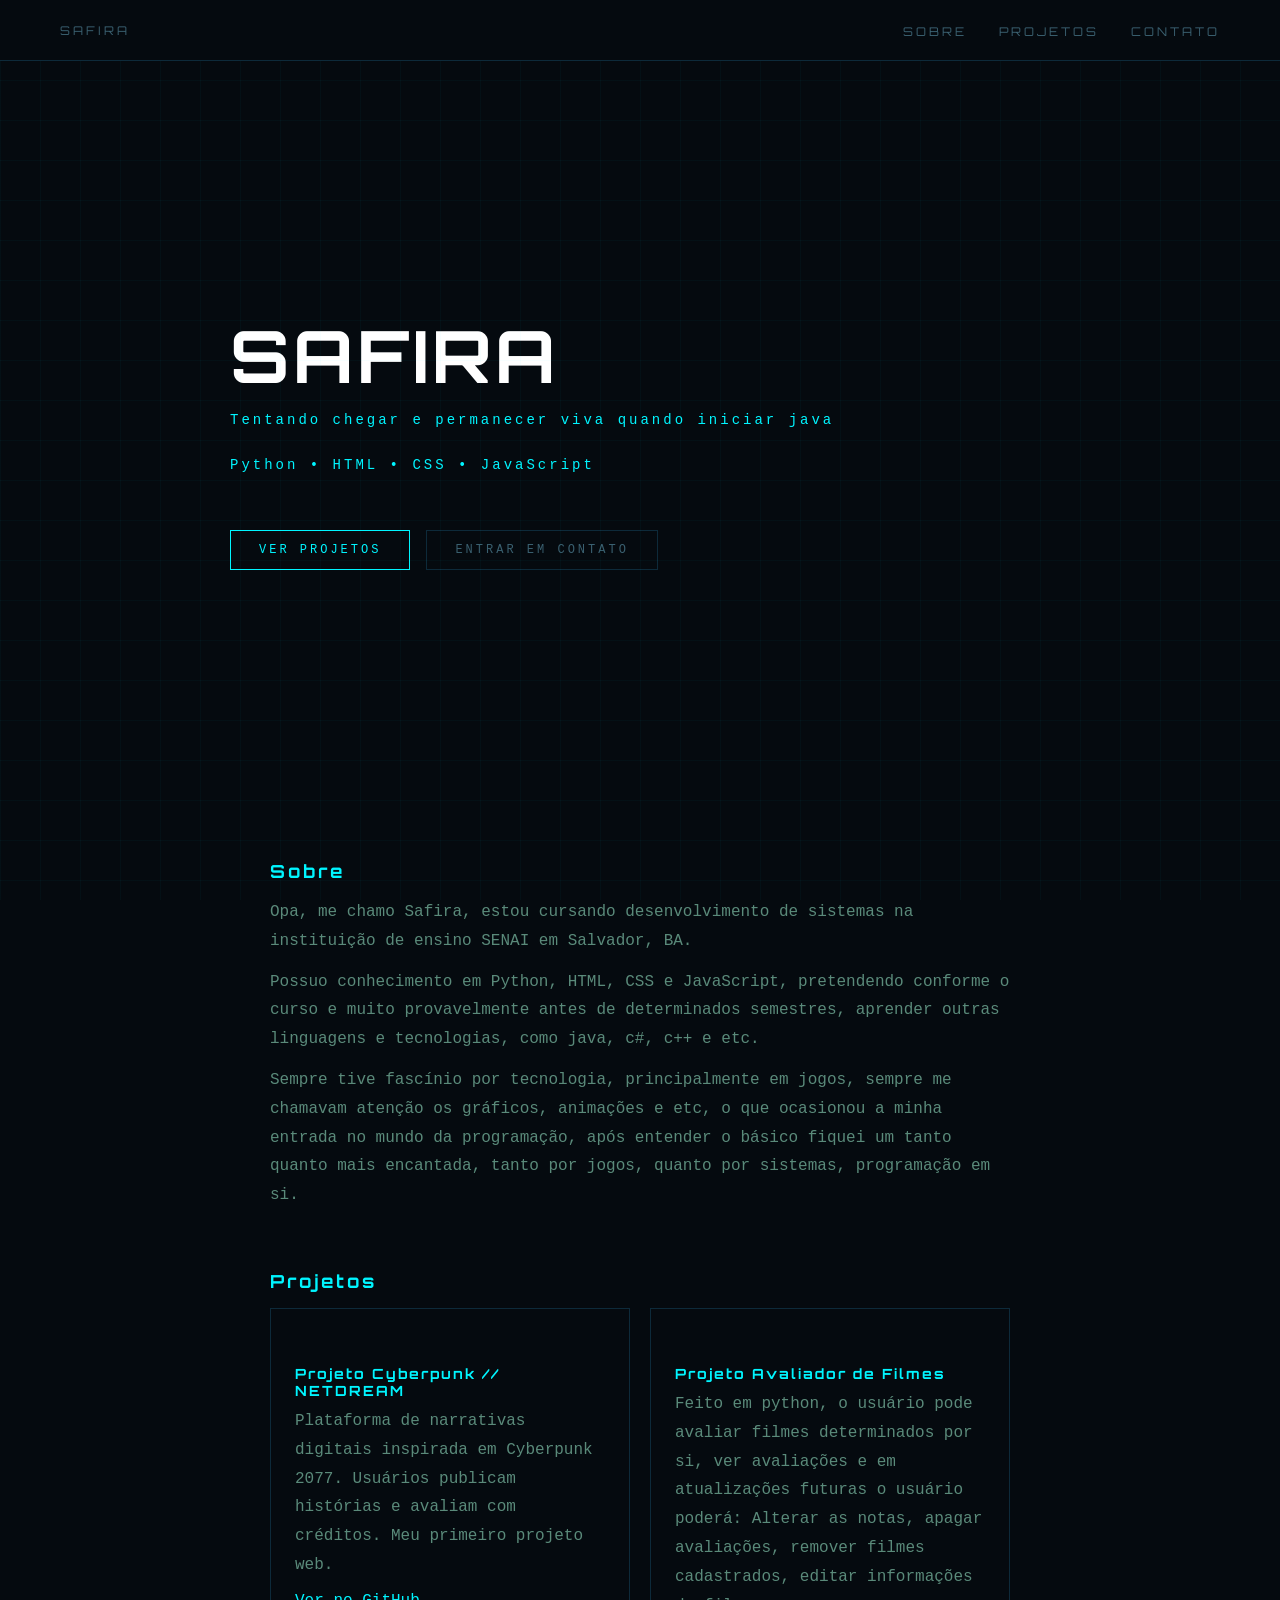
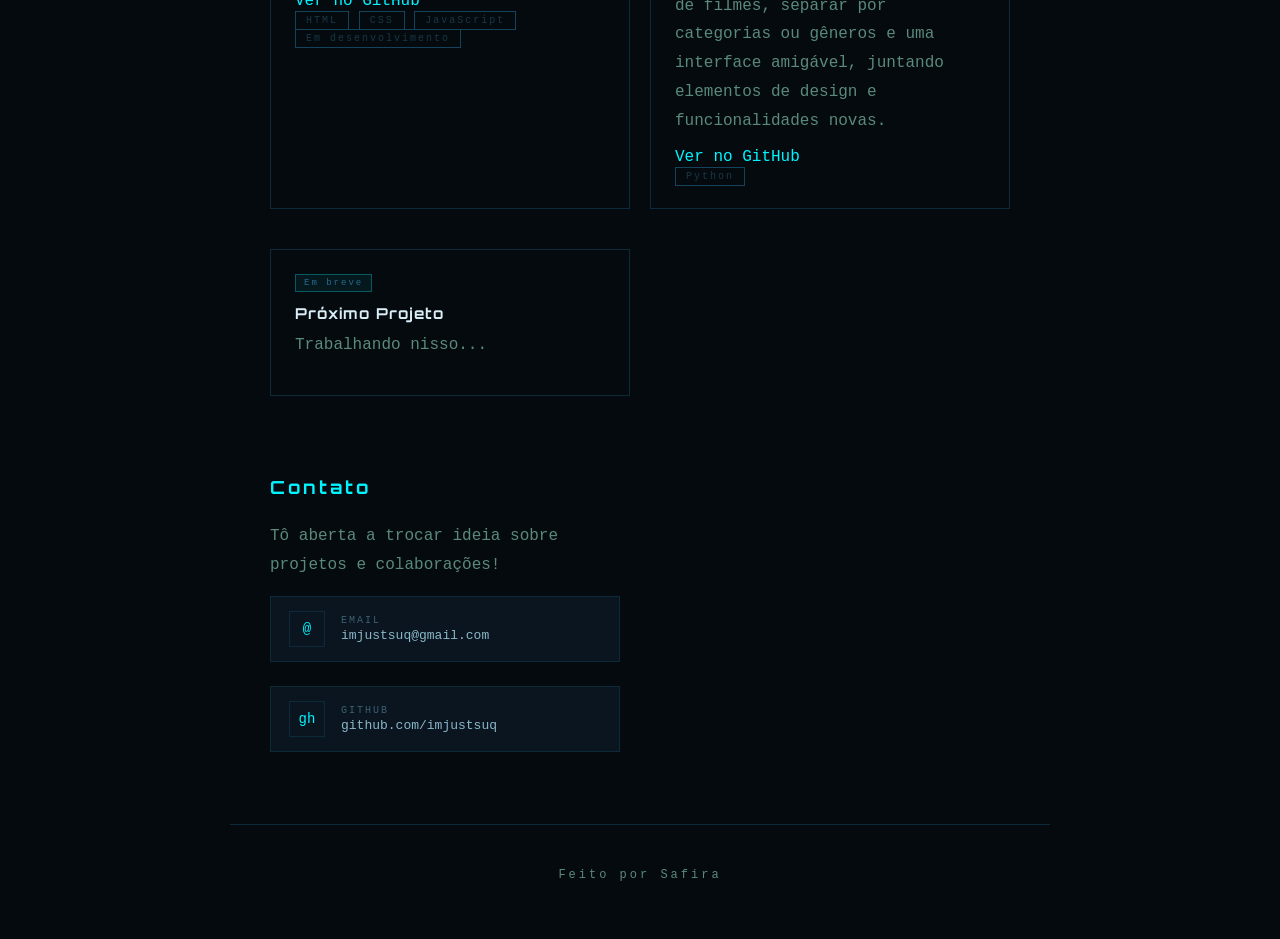
<file: index.html>
<!DOCTYPE html>
<html lang="pt-BR">

<head>
    <meta charset="UTF-8">
    <meta name="viewport" content="width=device-width, initial-scale=1.0">
    <title>Meu Portfolio</title>
    <link rel="preconnect" href="https://fonts.googleapis.com">
    <link href="https://fonts.googleapis.com/css2?family=Orbitron:wght@400;700;900&family=Share+Tech+Mono&display=swap"
        rel="stylesheet">
    <link rel="stylesheet" href="portifolio.css">
</head>

<body>

    <nav>
        <a href='#'>Safira</a>

        
        <button class="hamburguer" id="hamburguer">☰</button>
            <ul id="menu">
                <li><a href="#sobre">Sobre</a></li>
                <li><a href="#projetos">Projetos</a></li>
                <li><a href="#contato">Contato</a></li>
            </ul>
    </nav>

    <div class="container">

        <header>
            <h1>Safira</h1>


            <p>Tentando chegar e permanecer viva quando iniciar java</p>
            <p>Python • HTML • CSS • JavaScript</p>

            <div class="header-btns">
                <a href="#projetos" class="btn-principal">Ver projetos</a>
                <a href="#contato" class="btn-secundario">Entrar em contato</a>
            </div>

        </header>

        <main>
            <section id="sobre">
                <h2>Sobre</h2>

                <p>Opa, me chamo Safira, estou cursando desenvolvimento de sistemas na instituição de ensino SENAI em
                    Salvador, BA.</p>

                <p>Possuo conhecimento em Python, HTML, CSS e JavaScript, pretendendo conforme o curso e muito
                    provavelmente antes de determinados semestres, aprender outras linguagens e tecnologias, como java,
                    c#, c++ e etc.</p>

                <p>Sempre tive fascínio por tecnologia, principalmente em jogos, sempre me chamavam atenção os gráficos,
                    animações e etc, o que ocasionou a minha entrada no mundo da programação, após entender o básico
                    fiquei um tanto quanto mais encantada, tanto por jogos, quanto por sistemas, programação em si.</p>
            </section>

            <section id="projetos">

                <h2>Projetos</h2>
                <div class="projetos-grid">
                    <div class="projeto">
                        <h3>Projeto Cyberpunk // NETDREAM</h3>
                        <p>
                            Plataforma de narrativas digitais inspirada em
                            Cyberpunk 2077. Usuários publicam histórias e
                            avaliam com créditos. Meu primeiro projeto web.
                        </p>

                        <a href="https://github.com/imjustsuq" target="_blank">
                            
                            Ver no GitHub
                            
                        </a>
                        <div class="project-tags">
                            <span class="tag">HTML</span>
                            <span class="tag">CSS</span>
                            <span class="tag">JavaScript</span>
                            <span class="tag">Em desenvolvimento</span>
                        </div>

                    </div>

                    <div class="projeto">
                        <h3>Projeto Avaliador de Filmes</h3>
                        <p>Feito em python, o usuário pode avaliar filmes   determinados por si, ver avaliações e em
                            atualizações futuras o usuário poderá: Alterar as notas, apagar avaliações, remover filmes
                            cadastrados, editar informações de filmes, separar por categorias ou gêneros e uma interface
                            amigável, juntando elementos de design e funcionalidades novas.</p>
                        <a href="https://github.com/imjustsuq/projeto_avaliador_de_filmes" target="_blank">

                            Ver no GitHub

                        </a>
                        <div class="project-tags">
                            <span class="tag">Python</span>
                        </div>
                    </div>
                    <div class="project-card">
                        <div class="project-top">
                            <span class="project-badge">Em breve</span>
                        </div>
                        <div class="project-title">Próximo Projeto</div>
                        <p class="project-desc">Trabalhando nisso...</p>
                    </div>
                </div>
            </section>

            <section id="contato">
                <h2>Contato</h2>
                <div class="contato-grid">

                    <div class="contato-esquerda">
                        <p>Tô aberta a trocar ideia sobre projetos e colaborações!</p>
                        <div class="contato-links">
                            <a href="mailto:imjustsuq@gmail.com" class="contato-card">
                                <div class="contato-icone">@</div>
                                <div>
                                    <span class="contato-label">EMAIL</span>
                                    imjustsuq@gmail.com
                                </div>
                            </a>
                            <a href="https://github.com/imjustsuq" class="contato-card" target="_blank">
                                <div class="contato-icone">gh</div>
                                <div>
                                    <span class="contato-label">GITHUB</span>
                                    github.com/imjustsuq
                                </div>
                            </a>
                        </div>
                    </div>
                </div>
            </section>
        </main>

        <footer>
            <p>Feito por Safira</p>
        </footer>
    </div>

    <script>
        const observer = new IntersectionObserver((entries) => {
            entries.forEach(entry => {
                if (entry.isIntersecting) {
                    entry.target.style.opacity = '1'
                    entry.target.style.transform = 'translateY(0)'
                }
            })
        }, { threshold: 0.1 })

        document.querySelectorAll('section, header').forEach(el => {
            el.style.opacity = '0'
            el.style.transform = 'translateY(30px)'
            el.style.transition = 'opacity 0.6s ease, transform 0.6s ease'
            observer.observe(el)
        })

        const hamburguer = document.getElementById('hamburguer')
        const menu = document.getElementById('menu')

        hamburguer.addEventListener('click', () => {
            menu.classList.toggle('aberto')
            hamburguer.textContent = menu.classList.contains('aberto') ? 'X' : '='
        })
    </script>


</body>

</html>
</file>
<file: portifolio.css>
* {
    margin: 0;
    padding: 0;
    box-sizing: border-box;
}

body {
    background-color: #050a0f;
    color: #5a9e6f;
    font-family: 'Courier New', monospace;
    padding: 80px 0 0 0;/* 80px no topo pra compensar o nav */
}

main, header {
    max-width: 900px;
    margin: 0 auto;
    padding: 0 40px;

}


h1, h2, h3, nav {
    font-family: 'Orbitron', monospace;
}

nav {
    display: flex;
    justify-content: space-between;
    align-items: center;
    padding: 20px 60px;
    border-bottom: 1px solid #0d2a3a;
    position: fixed;
    top: 0;
    left: 0;
    right: 0;
    background-color: #050a0f;
    border-bottom: 1px solid #0d2a3a;
    z-index: 10;
}

nav ul {
    gap: 32px;
    list-style: none;
    display: none;
}


nav a {
    color: #3a6070;
    text-decoration: none;
    font-size: 12px;
    letter-spacing: 3px;
    text-transform: uppercase;
}

nav a:hover {
    color: #00f5ff;
}

header {
    min-height: 80vh;
    display: flex;
    flex-direction: column;
    justify-content: center;
    padding: 60px 0;
}

header h1 {
    font-size: 72px;
    color: #ffffff;
    letter-spacing: 4px;
    text-transform: uppercase;
}

header p {
    color: #00f5ff;
    letter-spacing: 3px;
    margin-top: 8px;
    font-size: 14px;
}

h2 {
    margin-top: 60px;
    margin-bottom: 16px;
    color: #00f5ff;
    letter-spacing: 3px;
    font-size: 18px;
}

p {
    line-height: 1.8;
    margin-bottom: 12px;
    color: #5a8a7a;
}


h3 {
    color: #00f5ff;
    letter-spacing: 2px;
    font-size: 14px;
    margin-bottom: 8px;
    margin-top: 32px;
}

a {
    color: #00f5ff;
    text-decoration: none;
}

a:hover {
    text-decoration: underline;
}

body::after {
    content: '';
    position: fixed;
    inset: 0;
    background-image:
    linear-gradient(rgba(0, 245, 255, 0.03) 1px, transparent 1px),
    linear-gradient(90deg, rgba(0, 245, 255, 0.03) 1px, transparent 1px);
    background-size: 40px 40px;
    pointer-events: none;
    z-index: 0;
}

footer {
    text-align: center;
    padding: 40px;
    color: #1a3040;
    font-size: 12px;
    letter-spacing: 3px;
    border-top: 1px solid #0d2a3a;
    margin-top: 60px;
}

.projeto {
    border: 1px solid #0d2a3a;
    padding: 24px;
    margin-bottom: 20px;
}

.projeto:hover {
    border-color: rgba(0, 245, 255, 0.2);
}

.contato-links {
    display: flex;
    flex-direction: column;
    gap: 12px;
    margin-top: 16px;
}

.contato-grid {
    display: grid;
    grid-template-columns: 1fr 1fr;
    gap: 40px;
    align-items: start;
    margin-top: 24px;
}

.contato-card {
    display: flex;
    text-decoration: none;
    align-items: center;
    gap: 16px;
    padding: 14px 18px;
    background: #0a1520;
    border: 1px solid #0d2a3a;
    color: #8ab8c8;
    font-size: 13px;
    margin-bottom: 12px;
}

.contato-card:hover {
    border-color: rgba(0, 245, 255, 0.25);
    color: #00f5ff;
    text-decoration: none;
}

.contato-icone {
    width: 36px;
    height: 36px;
    border: 1px solid #0d2a3a;
    display: flex;
    align-items: center;
    justify-content: center;
    color: #00f5ff;
    font-size: 14px;
    flex-shrink: 0;
}

.contato-label {
    display: block;
    font-size: 10px;
    color: #3a6070;
    letter-spacing: 2px;
    margin-bottom: 2px;
}


.header-btns {
    display: flex;
    gap: 16px;
    margin-top: 40px;
}

.container {
    max-width: 900px;
    margin: 0 auto;
    padding: 0 40px;
}

.btn-principal {
    padding: 12px 28px;
    border: 1px solid #00f5ff;
    color: #00f5ff;
    font-family: 'Courier New', monospace;
    font-size: 12px;
    letter-spacing: 3px;
    text-transform: uppercase;
}

.btn-secundario {
    padding: 12px 28px;
    border: 1px solid #0d2a3a;
    color: #3a6070;
    font-family: 'Courier New', monospace;
    font-size: 12px;
    letter-spacing: 3px;
    text-transform: uppercase;
}

.btn-principal:hover {
    background-color: rgba(0, 245, 255, 0.08);
}
.btn-secundario:hover {
    border-color: #3a6070;
    color: #00f5ff;
}

.projetos-grid {
    display: grid;
    grid-template-columns: 1fr 1fr;
    gap: 20px;
}


.terminal-box {
    background: #020810;
    border: 1px solid #0d2a3a;
    padding: 20px 24px;
    font-size: 12px;
}

.t-line {
    padding: 4px 0;
    color: #3a6070;
    display: flex;
    gap: 10px;
}

.prompt {
    color: #00f5ff; 
}

.ok {
    color: #69f15d; 
}

.hamburguer {
    display: none;
    background: none;
    border: none;
    color: #00f5ff;
    font-size: 24px;
    cursor: pointer;
}

.tag {
    font-size: 10px;
    padding: 3px 10px;
    border: 1px solid #16435c;
    color: #173846;
    letter-spacing: 2px;
    font-family: 'Courier New', monospace;
    white-space: nowrap;
}

.projeto-tags {
    display: flex;
    flex-wrap: wrap;
    gap: 6px;
    margin-top: 12px;
}

.project-card {
    border: 1px solid #0d2a3a;
    padding: 24px;
    margin-bottom: 20px;
}


.project-card:hover {
    border-color: rgba(0, 245, 255, 0.2);
}

.project-top {
    display: flex;
    align-items: flex-start;
    justify-content: space-between;
    margin-bottom: 12px;
    color: #276b8f;
}

.project-badge {
    font-size: 9px;
    letter-spacing: 2px;
    padding: 3px 8px;
    border: 1px solid rgba(0, 245, 255, 0.3);
    color: var(--cyan);
    background: rgba(0, 245, 255, 0.06);
}

.project-title {
    font-family: 'Orbitron', monospace;
    font-size: 15px;
    font-weight: 700;
    color: #daeef8;
    margin-bottom: 8px;
    letter-spacing: 1px;
}


*, *::before, *::after {
    box-sizing: border-box;
    margin: 0;
    padding: 0;
}

@media (max-width: 600px) {
    .hamburguer {
        display: block;
    }

    nav {
        padding: 12px 16px;
    }

    nav ul {
        display: flex;
        flex-direction: row;
        position: static;
        gap: 16px;
        max-width: 0;
        overflow: hidden;
        transition: max-width 0.4s ease;
        padding: 0;
        border: none;
    }

    nav ul.aberto {
        max-width: 400px;
    }

    nav a {
        font-size: 11px;
        letter-spacing: 1px;
    }

    .projetos-grid {
        grid-template-columns: 1fr;
    }

    .contato-grid {
        grid-template-columns: 1fr;
    }
}

@media (min-width: 601px) {
    nav ul {
        display: flex; /* mostra no desktop */
        gap: 32px;
    }
}
</file>
